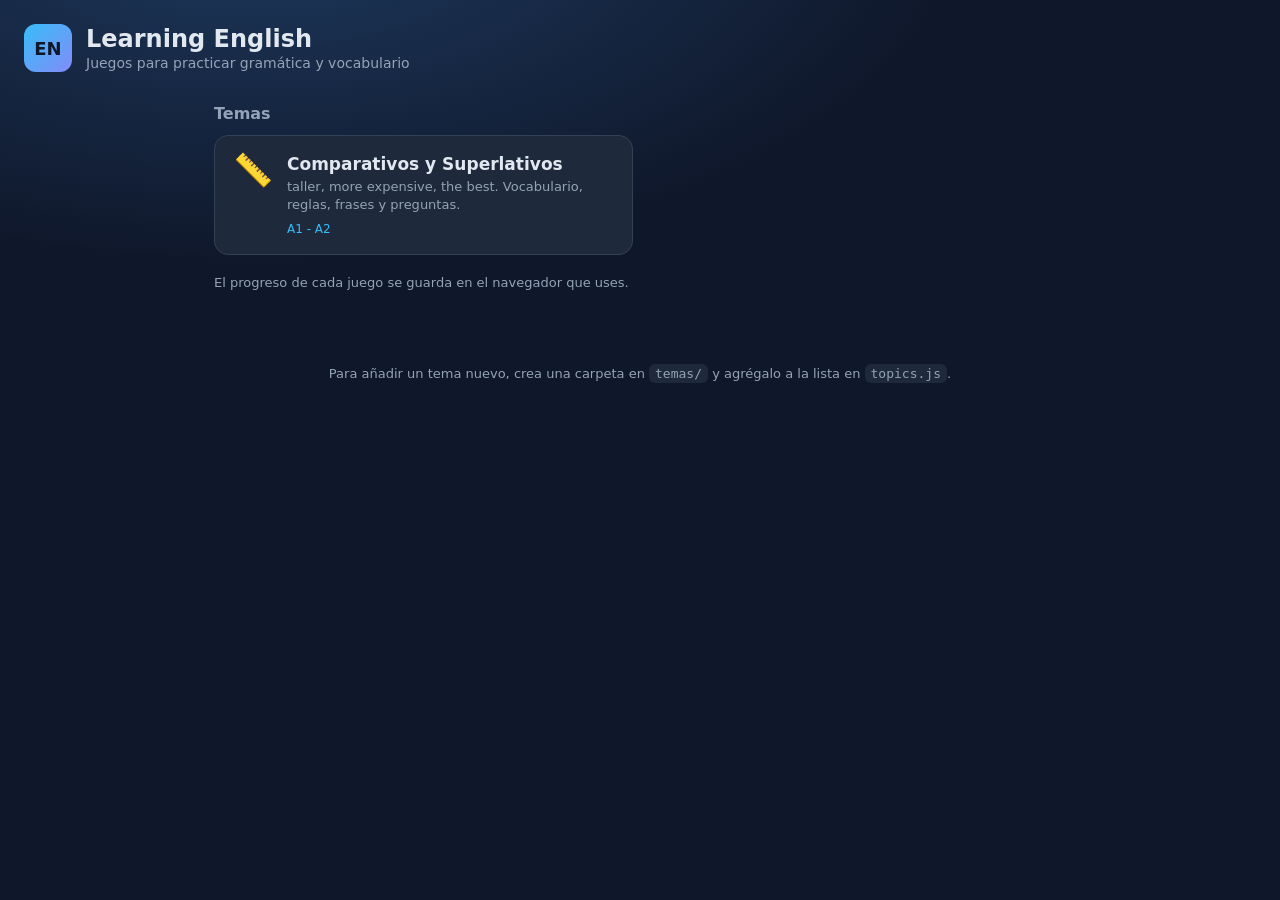
<file: index.html>
<!DOCTYPE html>
<html lang="es">
<head>
  <meta charset="UTF-8">
  <meta name="viewport" content="width=device-width, initial-scale=1.0">
  <title>Learning English</title>
  <link rel="stylesheet" href="styles.css">
</head>
<body>
  <header class="top">
    <div class="brand">
      <span class="logo">EN</span>
      <div>
        <h1>Learning English</h1>
        <p class="subtitle">Juegos para practicar gramática y vocabulario</p>
      </div>
    </div>
  </header>

  <main>
    <h2>Temas</h2>
    <div class="topics" id="topics"></div>
    <p class="note">El progreso de cada juego se guarda en el navegador que uses.</p>
  </main>

  <footer>
    <p>Para añadir un tema nuevo, crea una carpeta en <code>temas/</code> y agrégalo a la lista en <code>topics.js</code>.</p>
  </footer>

  <script src="topics.js"></script>
  <script>
    document.getElementById("topics").innerHTML = TOPICS.map((t) => `
      <a class="topic ${t.ready ? "" : "soon"}" href="${t.ready ? t.path : "#"}">
        <span class="icon">${t.icon}</span>
        <span class="info">
          <strong>${t.title}</strong>
          <small>${t.desc}</small>
          <em>${t.level}${t.ready ? "" : " · próximamente"}</em>
        </span>
      </a>`).join("");
  </script>
</body>
</html>
</file>
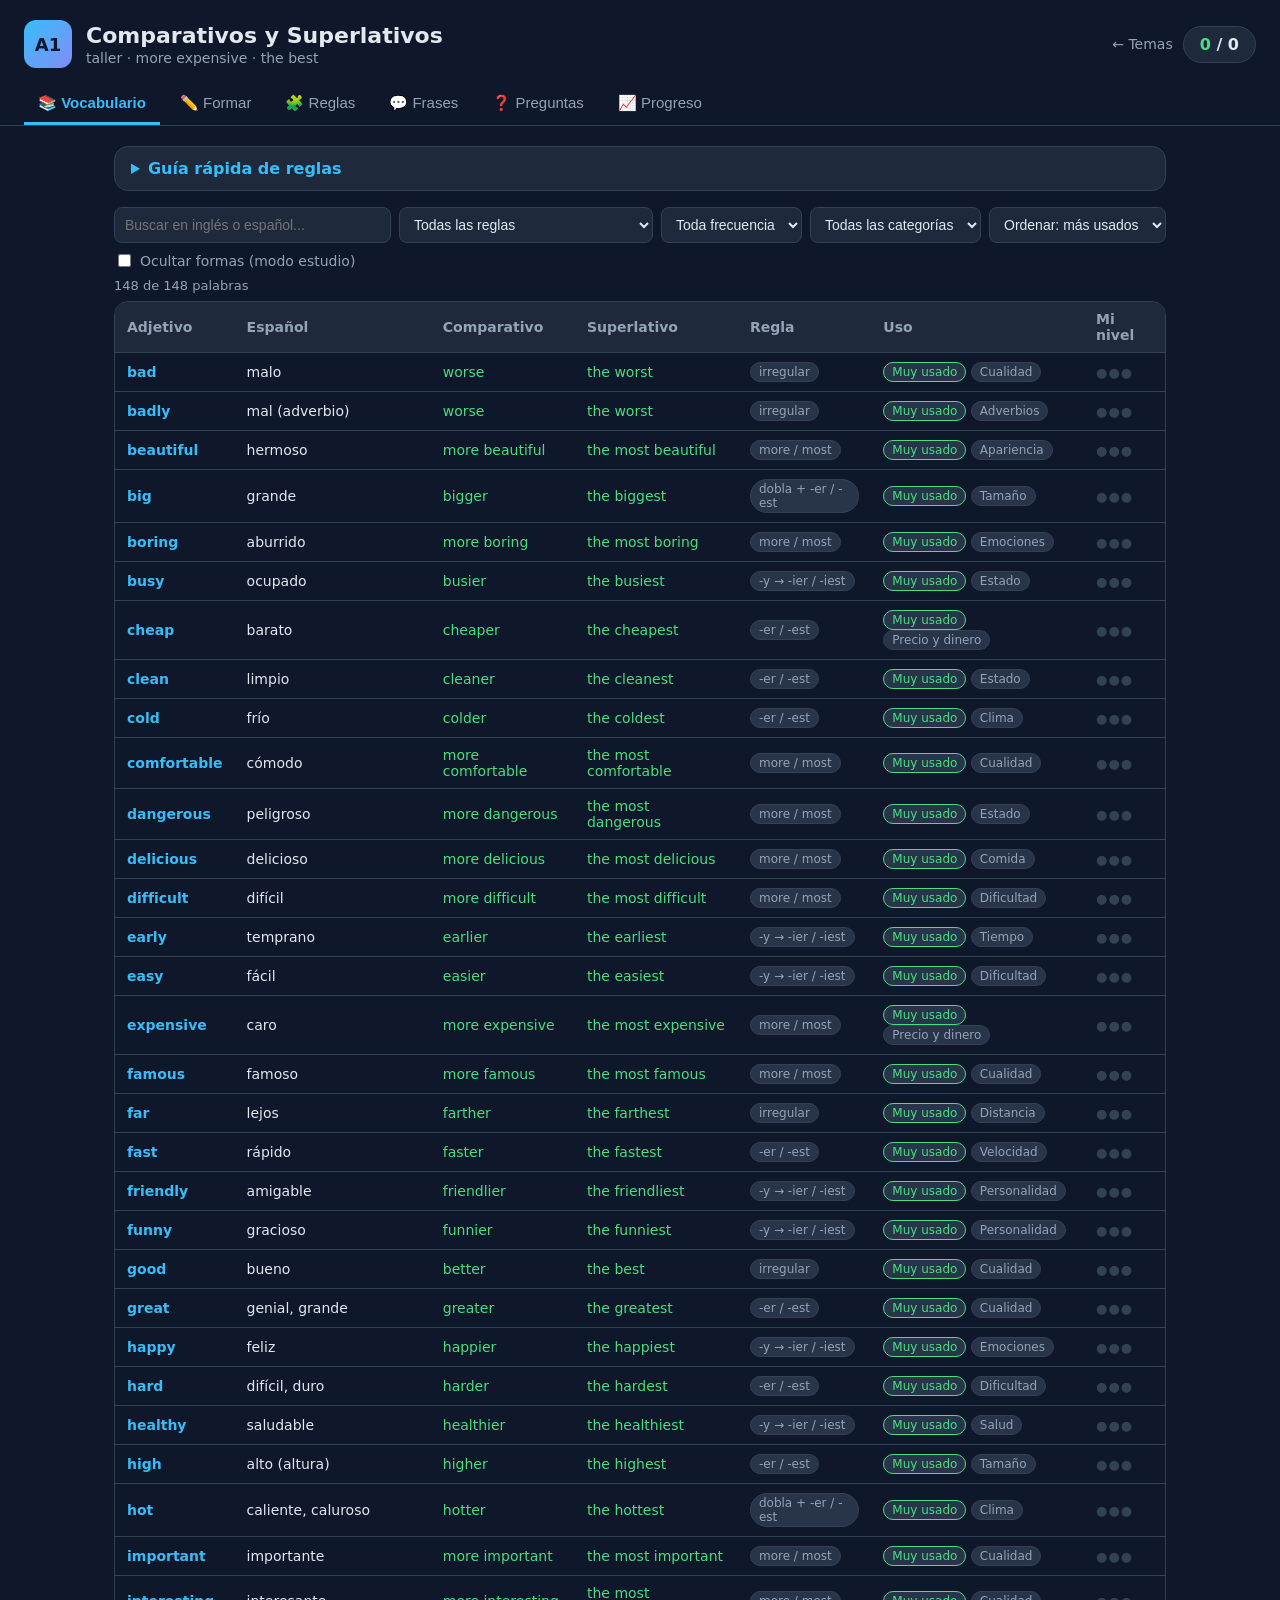
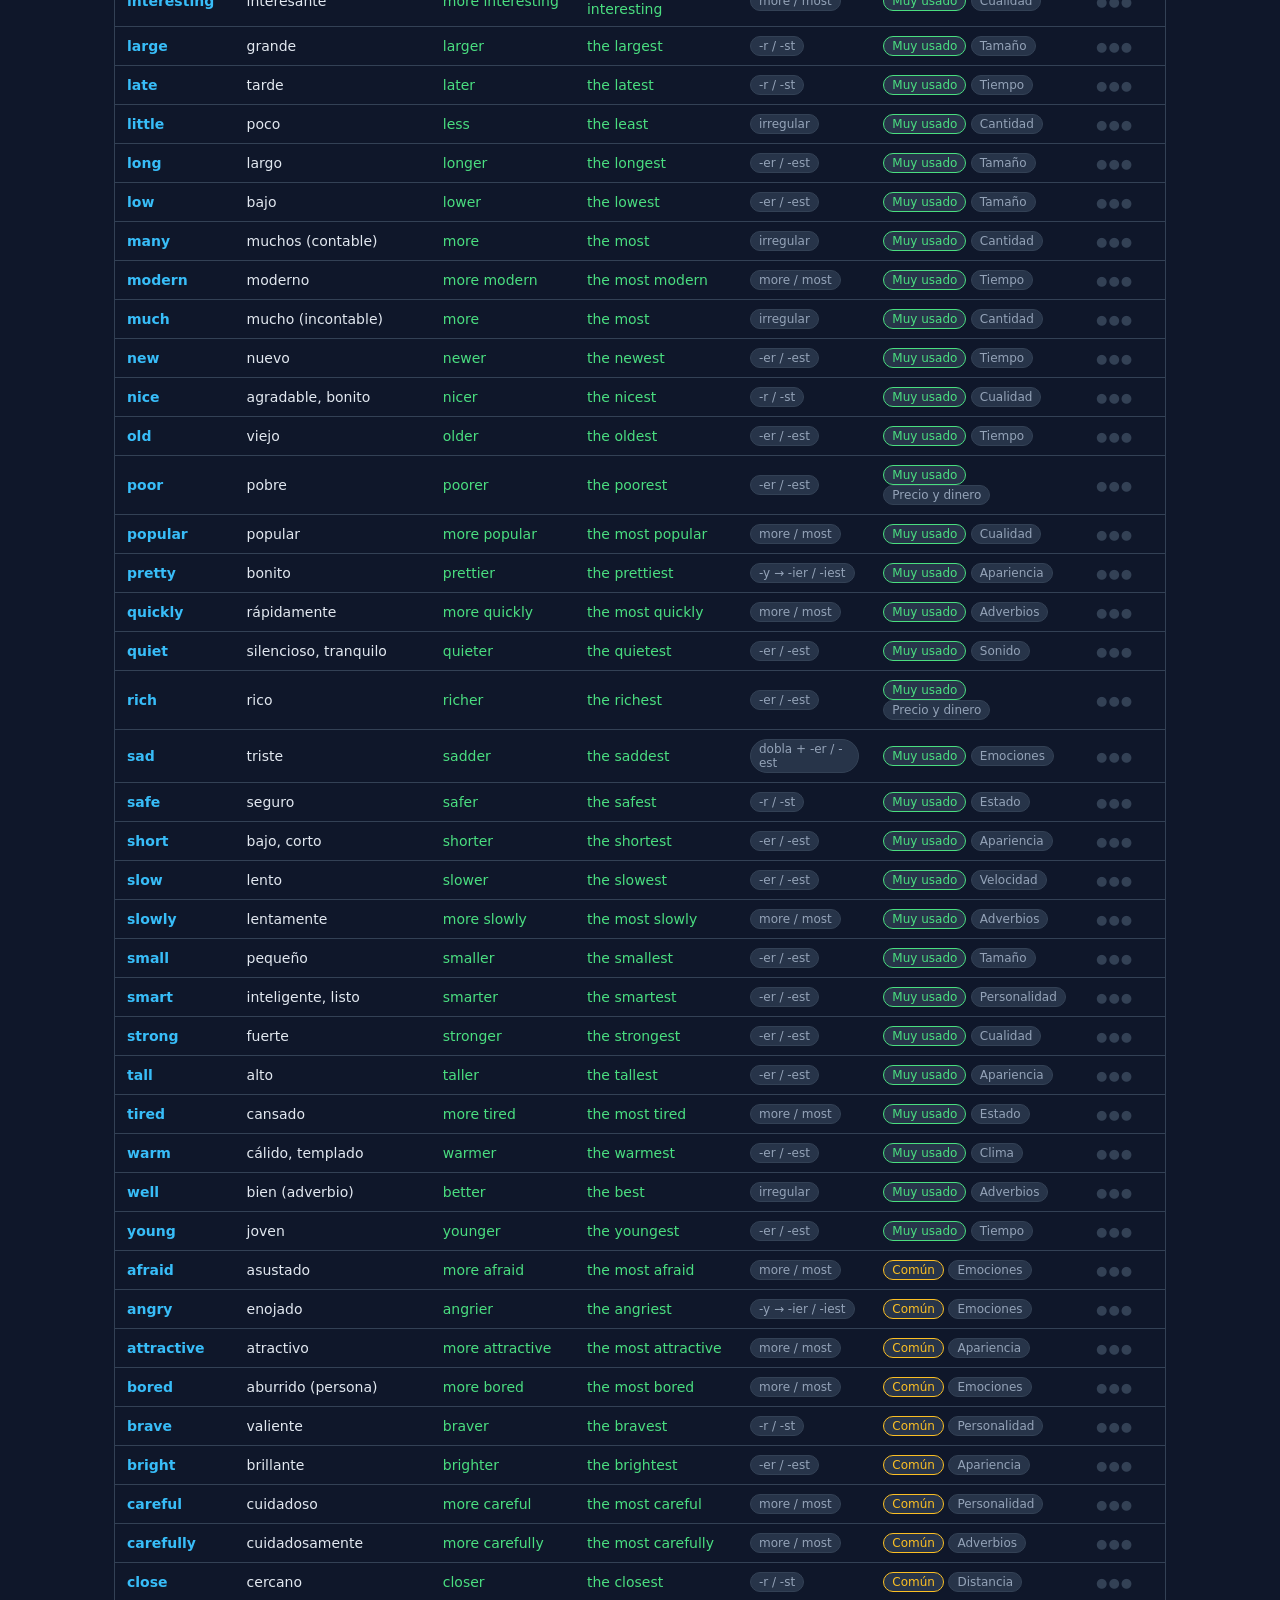
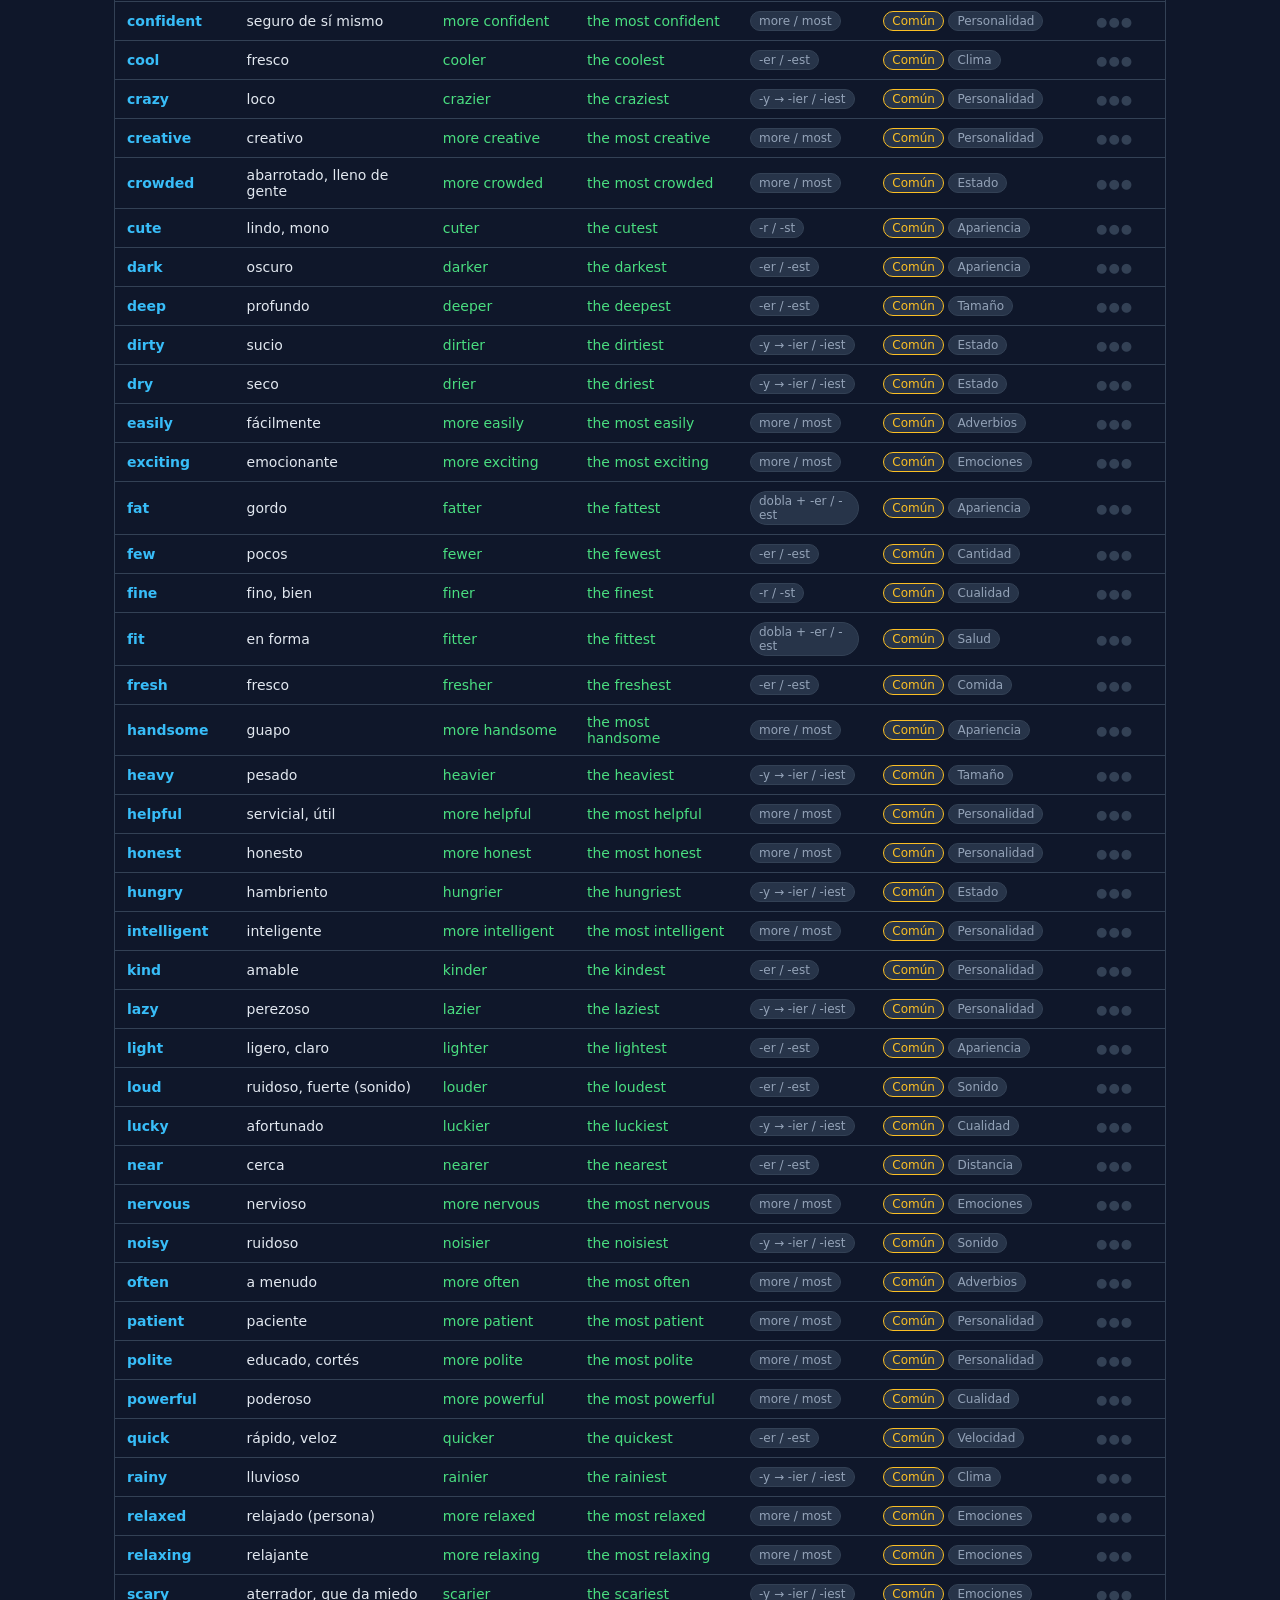
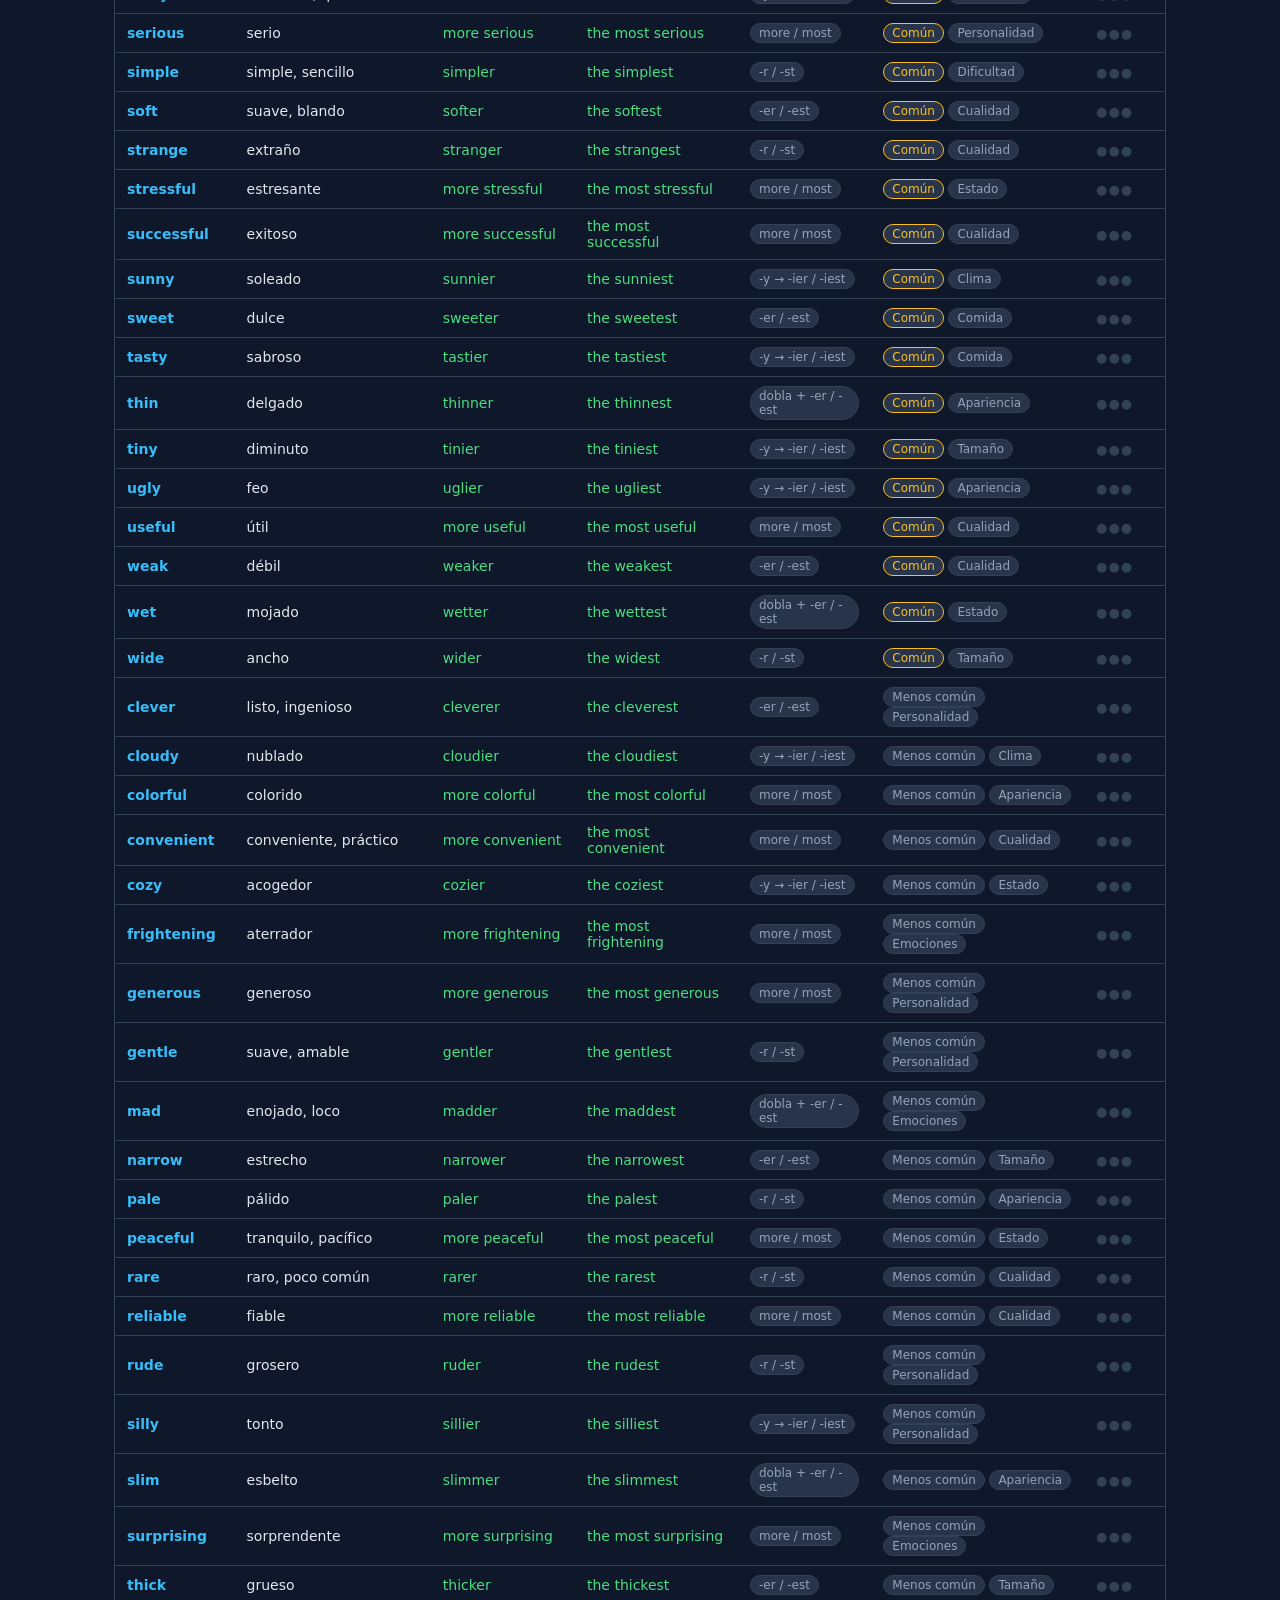
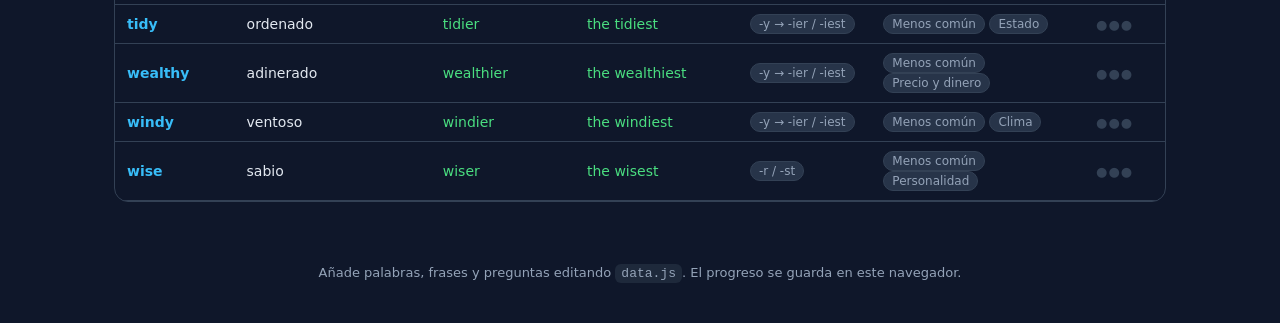
<file: temas/comparativos/index.html>
<!DOCTYPE html>
<html lang="es">
<head>
  <meta charset="UTF-8">
  <meta name="viewport" content="width=device-width, initial-scale=1.0">
  <title>Comparativos y Superlativos</title>
  <link rel="stylesheet" href="styles.css">
</head>
<body>
  <header class="top">
    <div class="brand">
      <span class="logo">A1</span>
      <div>
        <h1>Comparativos y Superlativos</h1>
        <p class="subtitle">taller · more expensive · the best</p>
      </div>
    </div>
    <div class="header-right">
      <a class="home-link" href="../../">← Temas</a>
      <div class="score-pill" id="scorePill" title="Aciertos / intentos de hoy">
        <span id="scoreOk">0</span> / <span id="scoreTotal">0</span>
      </div>
    </div>
  </header>

  <nav class="tabs" id="tabs">
    <button class="tab active" data-tab="vocab">📚 Vocabulario</button>
    <button class="tab" data-tab="form">✏️ Formar</button>
    <button class="tab" data-tab="rule">🧩 Reglas</button>
    <button class="tab" data-tab="sentence">💬 Frases</button>
    <button class="tab" data-tab="quiz">❓ Preguntas</button>
    <button class="tab" data-tab="progress">📈 Progreso</button>
  </nav>

  <main>
    <!-- ============ VOCABULARIO ============ -->
    <section class="panel active" id="panel-vocab">
      <details class="guide">
        <summary>Guía rápida de reglas</summary>
        <div class="rules-grid" id="rulesGrid"></div>
        <div class="tips">
          <p><strong>Comparativo:</strong> adjetivo + <em>than</em> → <em>She is taller than me.</em></p>
          <p><strong>Superlativo:</strong> <em>the</em> + adjetivo + <em>in / of</em> → <em>the best in the class · the best day of my life.</em></p>
          <p><strong>Igualdad:</strong> <em>as ... as</em> → <em>He is as tall as his father.</em></p>
          <p><strong>Intensificar:</strong> <em>much / a lot / far / a bit / a little</em> + comparativo. Nunca <em>very</em>.</p>
        </div>
      </details>

      <div class="filters">
        <input type="search" id="search" placeholder="Buscar en inglés o español...">
        <select id="filterRule"><option value="">Todas las reglas</option></select>
        <select id="filterFreq">
          <option value="">Toda frecuencia</option>
          <option value="1">Muy usado</option>
          <option value="2">Común</option>
          <option value="3">Menos común</option>
        </select>
        <select id="filterCat"><option value="">Todas las categorías</option></select>
        <select id="sortBy">
          <option value="freq">Ordenar: más usados</option>
          <option value="az">Ordenar: A → Z</option>
          <option value="rule">Ordenar: por regla</option>
          <option value="errors">Ordenar: mis errores</option>
        </select>
        <label class="check"><input type="checkbox" id="hideForms"> Ocultar formas (modo estudio)</label>
      </div>
      <p class="count" id="vocabCount"></p>
      <div class="table-wrap">
        <table class="vocab">
          <thead>
            <tr><th>Adjetivo</th><th>Español</th><th>Comparativo</th><th>Superlativo</th><th>Regla</th><th>Uso</th><th>Mi nivel</th></tr>
          </thead>
          <tbody id="vocabBody"></tbody>
        </table>
      </div>
    </section>

    <!-- ============ FORMAR ============ -->
    <section class="panel" id="panel-form">
      <div class="game-card">
        <div class="game-options">
          <label>Practicar:
            <select id="formWhat">
              <option value="both">Comparativo y superlativo</option>
              <option value="comp">Solo comparativo</option>
              <option value="sup">Solo superlativo</option>
            </select>
          </label>
          <label>Regla:
            <select id="formRule"><option value="">Todas</option></select>
          </label>
          <label>Frecuencia:
            <select id="formFreq">
              <option value="">Todas</option>
              <option value="1">Solo muy usados</option>
              <option value="12">Muy usados y comunes</option>
            </select>
          </label>
        </div>
        <p class="prompt-label" id="formAsk">Escribe el comparativo de:</p>
        <div class="big-word" id="formWord">tall</div>
        <p class="hint" id="formHint">alto</p>
        <form id="formForm" autocomplete="off">
          <input type="text" id="formInput" placeholder="Tu respuesta..." spellcheck="false">
          <button type="submit" class="btn primary" id="formCheck">Comprobar</button>
          <button type="button" class="btn ghost" id="formSkip">Saltar</button>
        </form>
        <div class="feedback" id="formFeedback"></div>
        <button class="btn primary hidden" id="formNext">Siguiente →</button>
      </div>
    </section>

    <!-- ============ REGLAS ============ -->
    <section class="panel" id="panel-rule">
      <div class="game-card">
        <p class="prompt-label">¿Qué regla sigue este adjetivo?</p>
        <div class="big-word" id="ruleWord">happy</div>
        <p class="hint" id="ruleHint">feliz</p>
        <div class="choices" id="ruleChoices"></div>
        <div class="feedback" id="ruleFeedback"></div>
        <button class="btn primary hidden" id="ruleNext">Siguiente →</button>
      </div>
    </section>

    <!-- ============ FRASES ============ -->
    <section class="panel" id="panel-sentence">
      <div class="subtabs">
        <button class="subtab active" data-sub="fill">Completa la frase</button>
        <button class="subtab" data-sub="order">Ordena las palabras</button>
      </div>

      <div class="game-card" id="fillCard">
        <p class="prompt-label" id="fillLabel">Completa con la forma correcta:</p>
        <div class="sentence" id="fillSentence"></div>
        <p class="hint" id="fillHint"></p>
        <form id="fillForm" autocomplete="off">
          <input type="text" id="fillInput" placeholder="Escribe el hueco..." spellcheck="false">
          <button type="submit" class="btn primary">Comprobar</button>
          <button type="button" class="btn ghost" id="fillSkip">Saltar</button>
        </form>
        <div class="feedback" id="fillFeedback"></div>
        <button class="btn primary hidden" id="fillNext">Siguiente →</button>
      </div>

      <div class="game-card hidden" id="orderCard">
        <p class="prompt-label">Toca las palabras en orden para formar la frase:</p>
        <p class="hint" id="orderHint"></p>
        <div class="answer-line" id="orderAnswer"></div>
        <div class="chips" id="orderChips"></div>
        <div class="row">
          <button class="btn primary" id="orderCheck">Comprobar</button>
          <button class="btn ghost" id="orderReset">Reiniciar</button>
          <button class="btn ghost" id="orderSkip">Saltar</button>
        </div>
        <div class="feedback" id="orderFeedback"></div>
        <button class="btn primary hidden" id="orderNext">Siguiente →</button>
      </div>
    </section>

    <!-- ============ PREGUNTAS ============ -->
    <section class="panel" id="panel-quiz">
      <div class="game-card">
        <p class="prompt-label" id="quizCounter">Pregunta 1</p>
        <div class="sentence" id="quizQ"></div>
        <div class="choices" id="quizChoices"></div>
        <div class="feedback" id="quizFeedback"></div>
        <button class="btn primary hidden" id="quizNext">Siguiente →</button>
      </div>
    </section>

    <!-- ============ PROGRESO ============ -->
    <section class="panel" id="panel-progress">
      <div class="stats" id="stats"></div>
      <h3>Reglas: tu precisión</h3>
      <div class="rule-stats" id="ruleStats"></div>
      <h3>Palabras que más fallas</h3>
      <ul class="worst" id="worstList"></ul>
      <button class="btn danger" id="resetProgress">Borrar todo mi progreso</button>
    </section>
  </main>

  <footer>
    <p>Añade palabras, frases y preguntas editando <code>data.js</code>. El progreso se guarda en este navegador.</p>
  </footer>

  <script src="data.js"></script>
  <script src="app.js"></script>
</body>
</html>
</file>
<file: styles.css>
:root {
  --bg: #0f172a;
  --panel: #1e293b;
  --panel-2: #273449;
  --text: #e2e8f0;
  --muted: #94a3b8;
  --accent: #38bdf8;
  --accent-2: #818cf8;
  --border: #334155;
  --radius: 14px;
  font-family: "Segoe UI", system-ui, -apple-system, sans-serif;
}
* { box-sizing: border-box; }
body {
  margin: 0;
  background: radial-gradient(1200px 600px at 20% -10%, #1e3a5f 0%, var(--bg) 60%);
  color: var(--text);
  min-height: 100vh;
}
.top { display: flex; align-items: center; padding: 24px; }
.brand { display: flex; align-items: center; gap: 14px; }
.logo {
  background: linear-gradient(135deg, var(--accent), var(--accent-2));
  color: #0f172a;
  font-weight: 800;
  border-radius: 12px;
  width: 48px; height: 48px;
  display: grid; place-items: center;
  font-size: 18px;
}
h1 { margin: 0; font-size: 24px; }
.subtitle { margin: 2px 0 0; color: var(--muted); font-size: 14px; }
main { padding: 0 24px 40px; max-width: 900px; margin: 0 auto; }
h2 { color: var(--muted); font-size: 16px; margin: 8px 0 12px; }
.topics { display: grid; grid-template-columns: repeat(auto-fill, minmax(280px, 1fr)); gap: 14px; }
.topic {
  display: flex;
  gap: 14px;
  background: var(--panel);
  border: 1px solid var(--border);
  border-radius: var(--radius);
  padding: 18px;
  color: var(--text);
  text-decoration: none;
  transition: transform .12s, border-color .15s;
}
.topic:hover { transform: translateY(-2px); border-color: var(--accent); }
.topic.soon { opacity: .5; pointer-events: none; }
.topic .icon { font-size: 32px; line-height: 1; }
.topic .info { display: flex; flex-direction: column; gap: 4px; }
.topic strong { font-size: 17px; }
.topic small { color: var(--muted); font-size: 13px; line-height: 1.4; }
.topic em { color: var(--accent); font-style: normal; font-size: 12px; margin-top: 4px; }
.note { color: var(--muted); font-size: 13px; margin-top: 20px; }
footer { text-align: center; color: var(--muted); font-size: 13px; padding: 10px 24px 30px; }
code { background: var(--panel); padding: 2px 6px; border-radius: 6px; }
</file>
<file: temas/comparativos/styles.css>
:root {
  --bg: #0f172a;
  --panel: #1e293b;
  --panel-2: #273449;
  --text: #e2e8f0;
  --muted: #94a3b8;
  --accent: #38bdf8;
  --accent-2: #818cf8;
  --ok: #4ade80;
  --bad: #f87171;
  --warn: #fbbf24;
  --border: #334155;
  --radius: 14px;
  font-family: "Segoe UI", system-ui, -apple-system, sans-serif;
}

* { box-sizing: border-box; }

body {
  margin: 0;
  background: radial-gradient(1200px 600px at 20% -10%, #1e3a5f 0%, var(--bg) 60%);
  color: var(--text);
  min-height: 100vh;
}

/* ---------- Header ---------- */
.top {
  display: flex;
  align-items: center;
  justify-content: space-between;
  padding: 20px 24px 8px;
  flex-wrap: wrap;
  gap: 12px;
}
.brand { display: flex; align-items: center; gap: 14px; }
.logo {
  background: linear-gradient(135deg, var(--accent), var(--accent-2));
  color: #0f172a;
  font-weight: 800;
  border-radius: 12px;
  width: 48px; height: 48px;
  display: grid; place-items: center;
  font-size: 18px;
}
h1 { margin: 0; font-size: 22px; }
.subtitle { margin: 2px 0 0; color: var(--muted); font-size: 14px; }
.header-right { display: flex; align-items: center; gap: 10px; }
.home-link { color: var(--muted); text-decoration: none; font-size: 14px; }
.home-link:hover { color: var(--accent); }
.score-pill {
  background: var(--panel);
  border: 1px solid var(--border);
  border-radius: 999px;
  padding: 8px 16px;
  font-weight: 600;
  font-variant-numeric: tabular-nums;
}
#scoreOk { color: var(--ok); }

/* ---------- Tabs ---------- */
.tabs {
  display: flex;
  gap: 6px;
  padding: 8px 24px 0;
  overflow-x: auto;
  border-bottom: 1px solid var(--border);
}
.tab {
  background: transparent;
  color: var(--muted);
  border: none;
  border-bottom: 3px solid transparent;
  padding: 10px 14px;
  font-size: 15px;
  cursor: pointer;
  white-space: nowrap;
  transition: color .15s, border-color .15s;
}
.tab:hover { color: var(--text); }
.tab.active { color: var(--accent); border-bottom-color: var(--accent); font-weight: 600; }

main { padding: 20px 24px 40px; max-width: 1100px; margin: 0 auto; }
.panel { display: none; }
.panel.active { display: block; animation: fade .2s ease; }
@keyframes fade { from { opacity: 0; transform: translateY(4px); } to { opacity: 1; transform: none; } }
.hidden { display: none !important; }

/* ---------- Guía de reglas ---------- */
.guide {
  background: var(--panel);
  border: 1px solid var(--border);
  border-radius: var(--radius);
  padding: 12px 16px;
  margin-bottom: 16px;
}
.guide summary { cursor: pointer; font-weight: 600; color: var(--accent); }
.rules-grid {
  display: grid;
  grid-template-columns: repeat(auto-fill, minmax(260px, 1fr));
  gap: 10px;
  margin-top: 12px;
}
.rule-card {
  background: var(--panel-2);
  border-radius: 10px;
  padding: 12px;
  border-left: 4px solid var(--accent-2);
}
.rule-card h4 { margin: 0 0 4px; font-size: 15px; }
.rule-card p { margin: 0; color: var(--muted); font-size: 13px; }
.rule-card .ex { color: var(--ok); margin-top: 6px; font-style: italic; }
.tips { margin-top: 12px; font-size: 14px; color: var(--muted); }
.tips p { margin: 4px 0; }
.tips em { color: var(--text); }

/* ---------- Filtros ---------- */
.filters {
  display: flex;
  flex-wrap: wrap;
  gap: 8px;
  margin-bottom: 8px;
}
.filters input[type="search"], .filters select, .game-options select {
  background: var(--panel);
  color: var(--text);
  border: 1px solid var(--border);
  border-radius: 8px;
  padding: 8px 10px;
  font-size: 14px;
}
.filters input[type="search"] { flex: 1 1 200px; }
.check { display: flex; align-items: center; gap: 6px; color: var(--muted); font-size: 14px; }
.count { color: var(--muted); font-size: 13px; margin: 4px 0 8px; }

/* ---------- Tabla ---------- */
.table-wrap { overflow-x: auto; border-radius: var(--radius); border: 1px solid var(--border); }
table.vocab { width: 100%; border-collapse: collapse; font-size: 14px; }
.vocab th, .vocab td { padding: 9px 12px; text-align: left; border-bottom: 1px solid var(--border); }
.vocab th { background: var(--panel); color: var(--muted); font-weight: 600; position: sticky; top: 0; }
.vocab tbody tr:hover { background: var(--panel-2); }
.vocab td.w { font-weight: 700; color: var(--accent); }
.vocab td.form { color: var(--ok); }
.vocab td.form.blur { filter: blur(6px); cursor: pointer; transition: filter .2s; }
.vocab td.form.blur:hover { filter: none; }
.badge {
  display: inline-block;
  font-size: 12px;
  padding: 2px 8px;
  border-radius: 999px;
  background: var(--panel-2);
  color: var(--muted);
  border: 1px solid var(--border);
}
.badge.f1 { color: var(--ok); border-color: var(--ok); }
.badge.f2 { color: var(--warn); border-color: var(--warn); }
.badge.f3 { color: var(--muted); }
.level { font-size: 13px; letter-spacing: 1px; }
.level .on { color: var(--ok); }
.level .off { color: var(--border); }
.level .bad { color: var(--bad); font-size: 11px; margin-left: 4px; }

/* ---------- Tarjetas de juego ---------- */
.game-card {
  background: var(--panel);
  border: 1px solid var(--border);
  border-radius: var(--radius);
  padding: 24px;
  max-width: 720px;
  margin: 0 auto;
}
.game-options { display: flex; flex-wrap: wrap; gap: 12px; margin-bottom: 16px; font-size: 14px; color: var(--muted); }
.game-options label { display: flex; align-items: center; gap: 6px; }
.prompt-label { color: var(--muted); margin: 0 0 6px; font-size: 14px; }
.big-word { font-size: 44px; font-weight: 800; color: var(--accent); letter-spacing: -1px; }
.hint { color: var(--muted); margin: 4px 0 14px; font-style: italic; }
.sentence { font-size: 24px; font-weight: 600; line-height: 1.4; margin: 6px 0; }
.sentence .gap {
  display: inline-block;
  min-width: 90px;
  border-bottom: 3px solid var(--accent);
  color: var(--accent);
  text-align: center;
}

form { display: flex; gap: 8px; flex-wrap: wrap; }
input[type="text"] {
  flex: 1 1 220px;
  background: var(--bg);
  color: var(--text);
  border: 1px solid var(--border);
  border-radius: 10px;
  padding: 12px 14px;
  font-size: 18px;
}
input[type="text"]:focus { outline: 2px solid var(--accent); border-color: transparent; }

.btn {
  border: none;
  border-radius: 10px;
  padding: 12px 18px;
  font-size: 15px;
  font-weight: 600;
  cursor: pointer;
  transition: transform .08s, filter .15s;
}
.btn:active { transform: scale(.97); }
.btn.primary { background: var(--accent); color: #0f172a; }
.btn.primary:hover { filter: brightness(1.1); }
.btn.ghost { background: transparent; color: var(--muted); border: 1px solid var(--border); }
.btn.ghost:hover { color: var(--text); }
.btn.danger { background: transparent; color: var(--bad); border: 1px solid var(--bad); margin-top: 20px; }
.row { display: flex; gap: 8px; flex-wrap: wrap; margin-top: 10px; }
#formNext, #ruleNext, #fillNext, #orderNext, #quizNext { margin-top: 12px; }

.feedback {
  margin-top: 14px;
  padding: 0;
  border-radius: 10px;
  font-size: 15px;
  line-height: 1.5;
}
.feedback:not(:empty) { padding: 12px 14px; }
.feedback.ok { background: rgba(74, 222, 128, .12); border: 1px solid var(--ok); }
.feedback.bad { background: rgba(248, 113, 113, .12); border: 1px solid var(--bad); }
.feedback.warn { background: rgba(251, 191, 36, .12); border: 1px solid var(--warn); }
.feedback strong { display: block; margin-bottom: 4px; }
.feedback .rule-tag { color: var(--accent); }
.feedback .ex { color: var(--muted); font-style: italic; }

/* ---------- Opciones múltiples ---------- */
.choices { display: grid; grid-template-columns: repeat(auto-fill, minmax(220px, 1fr)); gap: 10px; margin-top: 12px; }
.choice {
  background: var(--panel-2);
  color: var(--text);
  border: 1px solid var(--border);
  border-radius: 10px;
  padding: 14px;
  font-size: 16px;
  text-align: left;
  cursor: pointer;
  transition: border-color .15s, background .15s;
}
.choice:hover:not(:disabled) { border-color: var(--accent); }
.choice:disabled { cursor: default; opacity: .8; }
.choice.correct { border-color: var(--ok); background: rgba(74, 222, 128, .15); }
.choice.wrong { border-color: var(--bad); background: rgba(248, 113, 113, .15); }
.choice small { display: block; color: var(--muted); font-size: 12px; margin-top: 2px; }

/* ---------- Sub-pestañas ---------- */
.subtabs { display: flex; gap: 8px; justify-content: center; margin-bottom: 16px; }
.subtab {
  background: var(--panel);
  color: var(--muted);
  border: 1px solid var(--border);
  border-radius: 999px;
  padding: 8px 16px;
  cursor: pointer;
}
.subtab.active { background: var(--accent); color: #0f172a; border-color: var(--accent); font-weight: 600; }

/* ---------- Ordenar palabras ---------- */
.answer-line {
  min-height: 56px;
  border: 2px dashed var(--border);
  border-radius: 10px;
  padding: 8px;
  display: flex;
  flex-wrap: wrap;
  gap: 6px;
  margin-bottom: 12px;
}
.chips { display: flex; flex-wrap: wrap; gap: 6px; }
.chip {
  background: var(--panel-2);
  color: var(--text);
  border: 1px solid var(--border);
  border-radius: 8px;
  padding: 8px 12px;
  font-size: 16px;
  cursor: pointer;
}
.chip:hover { border-color: var(--accent); }
.answer-line .chip { background: var(--accent); color: #0f172a; border-color: var(--accent); }

/* ---------- Progreso ---------- */
.stats { display: grid; grid-template-columns: repeat(auto-fill, minmax(170px, 1fr)); gap: 12px; margin-bottom: 20px; }
.stat {
  background: var(--panel);
  border: 1px solid var(--border);
  border-radius: var(--radius);
  padding: 16px;
}
.stat .n { font-size: 32px; font-weight: 800; color: var(--accent); }
.stat .l { color: var(--muted); font-size: 13px; }
.rule-stats { display: grid; gap: 8px; margin-bottom: 20px; }
.rule-stat { display: grid; grid-template-columns: 220px 1fr 60px; align-items: center; gap: 10px; font-size: 14px; }
.bar { height: 10px; background: var(--panel-2); border-radius: 999px; overflow: hidden; }
.bar > div { height: 100%; background: linear-gradient(90deg, var(--accent), var(--ok)); }
.worst { list-style: none; padding: 0; margin: 0 0 10px; display: grid; gap: 6px; }
.worst li { background: var(--panel); border: 1px solid var(--border); border-radius: 10px; padding: 10px 14px; display: flex; justify-content: space-between; }
.worst .w { font-weight: 700; color: var(--accent); }
.worst .e { color: var(--bad); }
h3 { margin: 16px 0 8px; font-size: 16px; color: var(--muted); }

footer { text-align: center; color: var(--muted); font-size: 13px; padding: 10px 24px 30px; }
code { background: var(--panel); padding: 2px 6px; border-radius: 6px; }

@media (max-width: 600px) {
  .big-word { font-size: 34px; }
  .sentence { font-size: 20px; }
  .rule-stat { grid-template-columns: 1fr; gap: 4px; }
  main { padding: 14px 12px 30px; }
}
</file>
